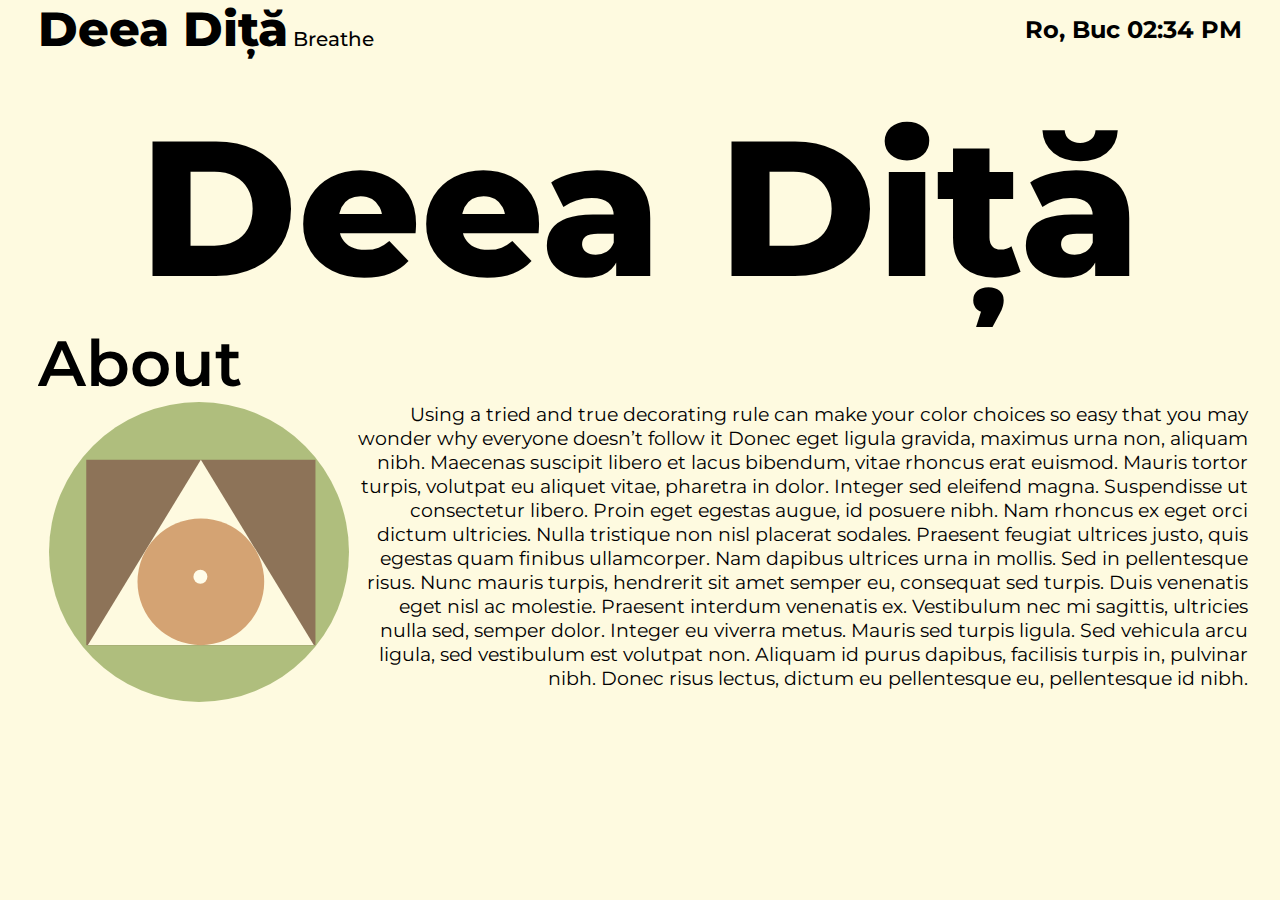
<file: about.html>
<!DOCTYPE html>
<html lang="en">
<head>
  <meta charset="UTF-8">
  <meta name="viewport" content="width=device-width, initial-scale=1.0">
  <link rel="stylesheet" href="about.css">
  <link href="https://fonts.googleapis.com/css2?family=Montserrat:wght@500;600;700;900&display=swap" rel="stylesheet">
  <title>About me</title>
</head>
<body>
<div class="about">

  <div class="navbar">
    <div class="navbar-logo">
      <a href="index.html">Deea Diță</a>
    </div>

    <div class="navbar-settings">
      <h4 id="time"></h4>
    </div> 
  </div>

  <div class="center">
    <h1>Deea Diță</h1>
    <h3>About</h3>
    <p>Using a tried and true decorating rule can make your color choices so easy that you may wonder why everyone doesn’t follow it
      Donec eget ligula gravida, maximus urna non, aliquam nibh. Maecenas suscipit libero et lacus bibendum, vitae rhoncus erat euismod. Mauris tortor turpis, volutpat eu aliquet vitae, pharetra in dolor. Integer sed eleifend magna. Suspendisse ut consectetur libero. Proin eget egestas augue, id posuere nibh. Nam rhoncus ex eget orci dictum ultricies. Nulla tristique non nisl placerat sodales. Praesent feugiat ultrices justo, quis egestas quam finibus ullamcorper.
      
      Nam dapibus ultrices urna in mollis. Sed in pellentesque risus. Nunc mauris turpis, hendrerit sit amet semper eu, consequat sed turpis. Duis venenatis eget nisl ac molestie. Praesent interdum venenatis ex. Vestibulum nec mi sagittis, ultricies nulla sed, semper dolor. Integer eu viverra metus. Mauris sed turpis ligula. Sed vehicula arcu ligula, sed vestibulum est volutpat non. Aliquam id purus dapibus, facilisis turpis in, pulvinar nibh. Donec risus lectus, dictum eu pellentesque eu, pellentesque id nibh.
      </p>
  </div>

  <svg width="322" height="300" viewBox="0 0 322 322" fill="none" xmlns="http://www.w3.org/2000/svg">
    <circle cx="161" cy="161" r="161" fill="#AFBE7D"/>
    <rect x="40" y="62" width="246" height="199" fill="#8D7358"/>
    <path d="M163 62L284.244 260.75H41.7564L163 62Z" fill="#FEFAE0"/>
    <circle cx="163" cy="193" r="68" fill="#D4A373"/>
    <circle cx="162.5" cy="187.5" r="7.5" fill="#FFFCE9"/>
    </svg>
    


</div>
<script src="./js/time.js"></script>
  
</body>
</html>
</file>
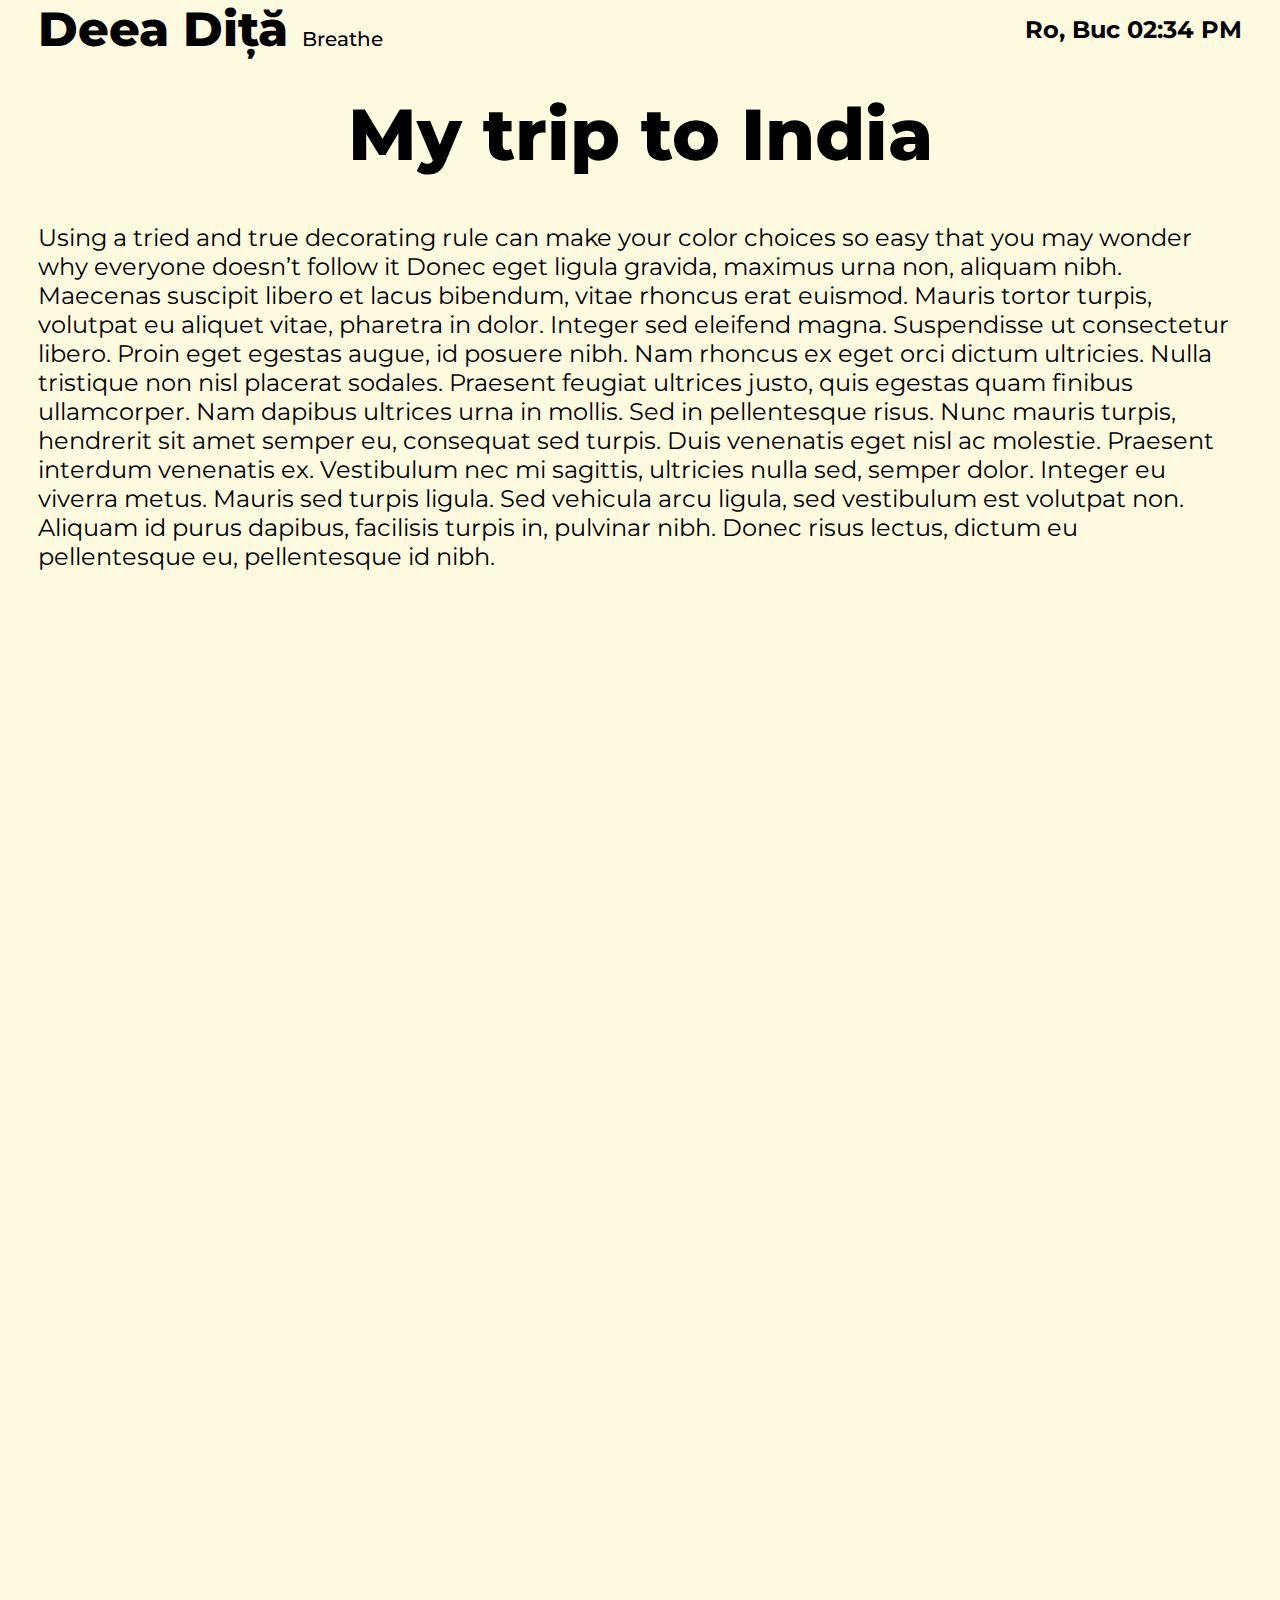
<file: blog.html>
<!DOCTYPE html>
<html lang="en">
<head>
  <meta charset="UTF-8">
  <meta name="viewport" content="width=device-width, initial-scale=1.0">
  <link rel="stylesheet" href="blog.css">
  <link href="https://fonts.googleapis.com/css2?family=Montserrat:wght@500;600;700;900&display=swap" rel="stylesheet">
  <title>about me</title>
</head>
<body>
<div class="blog">

  <div class="navbar">
    <div class="navbar-logo">
      <a href="index.html">Deea Diță
      </a>
    </div>

    <div class="navbar-settings">
      <h4 id="time"></h4>
    </div> 
  </div>

  <div class="center">
    <h1>My trip to India</h1>
    <p>Using a tried and true decorating rule can make your color choices so easy that you may wonder why everyone doesn’t follow it
      Donec eget ligula gravida, maximus urna non, aliquam nibh. Maecenas suscipit libero et lacus bibendum, vitae rhoncus erat euismod. Mauris tortor turpis, volutpat eu aliquet vitae, pharetra in dolor. Integer sed eleifend magna. Suspendisse ut consectetur libero. Proin eget egestas augue, id posuere nibh. Nam rhoncus ex eget orci dictum ultricies. Nulla tristique non nisl placerat sodales. Praesent feugiat ultrices justo, quis egestas quam finibus ullamcorper.
      
      Nam dapibus ultrices urna in mollis. Sed in pellentesque risus. Nunc mauris turpis, hendrerit sit amet semper eu, consequat sed turpis. Duis venenatis eget nisl ac molestie. Praesent interdum venenatis ex. Vestibulum nec mi sagittis, ultricies nulla sed, semper dolor. Integer eu viverra metus. Mauris sed turpis ligula. Sed vehicula arcu ligula, sed vestibulum est volutpat non. Aliquam id purus dapibus, facilisis turpis in, pulvinar nibh. Donec risus lectus, dictum eu pellentesque eu, pellentesque id nibh.
      </p>
  </div>
    


</div>
<script src="./js/time.js"></script>
  
</body>
</html>
</file>
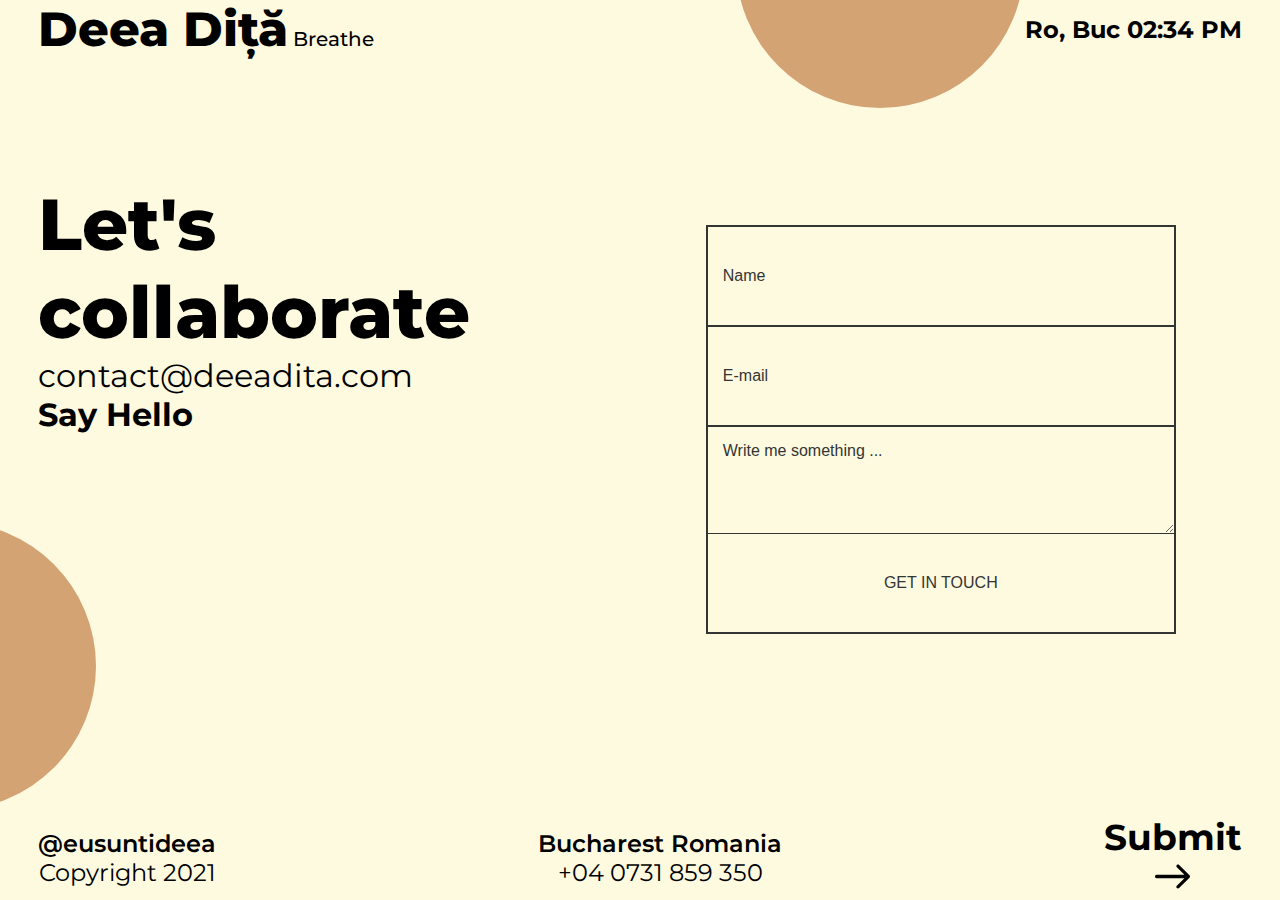
<file: contact.html>
<!DOCTYPE html>
<html lang="en">
<head>
  <meta charset="UTF-8">
  <meta name="viewport" content="width=device-width, initial-scale=1.0">
  <link rel="stylesheet" href="contact.css">
  <link href="https://fonts.googleapis.com/css2?family=Montserrat:wght@500;600;700;900&display=swap" rel="stylesheet">
  <title>Contact me</title>
</head>
<body>
<div class="contact">

  <div class="circle up"></div>
  <div class="circle down"></div>

  <div class="navbar">
    <div class="navbar-logo">
      <a href="index.html">Deea Diță</a>
    </div>

    <div class="navbar-settings">
      <h4 id="time"></h4>
    </div> 
  </div>



  <div class="center">
    <div class="center-left">
      <h1>Let's collaborate</h1>
      <a href="index.html">contact@deeadita.com</a>
      <h3>Say Hello</h3>
    </div>

    <div class="center-right">
      <div class="contactul" data-aos="fade-up"
      data-aos-duration="2000">
        <form id="form" class="topBefore"  method="POST">
          <input id="name" type="text" placeholder="Name" name="name" required>
          <input id="email" type="email" placeholder="E-mail" name="email" required>
          <textarea id="message" type="message" placeholder="Write me something ..." name="message" required></textarea>
          <input id="submit" type="submit" value="GET IN TOUCH">
        </form>
      </div>
    </div>

  </div>

    
    
  <div class="footer">
    <div class="footer-left">
      <a href="#">@eusuntideea</a>
      <p>Copyright 2021</p>
    </div>

    <div class="footer-centre">
      <a href="#">Bucharest Romania</a>
      <p>+04 0731 859 350</p>
    </div>
        
    <div class="footer-right">
      <a href="">
        <h3>Submit</h3>
        <img src="./images/arrow.svg" alt="arrow-right">
      </a>
    </div>    
  </div>


</div>
<script src="./js/time.js"></script>
  
</body>
</html>
</file>
<file: about.css>
* {
  margin: 0;
  padding: 0;
  box-sizing: border-box;
  text-decoration: none;
}

:root {
  --green: #AFBE7D;
  --crem: #FEFAE0;
  --brown: #D4A373;
  --black: black;
}

::-webkit-scrollbar {
  display: none;
}

html {
  scroll-behavior: smooth;
  background: var(--black);
  background: var(--crem);
}

h1,
h2,
h3,
h4,
p,
a{
  font-size: 1.5em;
  font-family: 'Montserrat', sans-serif;
  color: var(--black);
}

.about{
  width: 94vw;
  margin: auto;
  height: 100vh;
  background: var(--crem);
  overflow: hidden;
}

.navbar{
  position: absolute;
  top: 0%;
  width: 94vw;
  display: flex;
  justify-content: space-between;
  align-items: center;
}

.navbar-menu{
  display: flex;
  justify-content: space-between;
}

.navbar-logo a{
  /* position: fixed;
  top: 1vh;
  left: 2.5vw; */
  font-size: 3em;
  font-weight: 800;
}

.navbar-logo a::after{
  content: " Breathe";
  font-size: 20px;
  font-weight: 500;
}

.navbar-settings{
  display: inline-flex;
}


.center h1{
  font-size: 12em;
  font-weight: 800;
  display: flex;
  justify-content: center;
  padding-top: 10vh;
}

.center h3{
  display: inline-flex;
  font-size: 4em;
  font-weight: 600;
}

.center p{
  width: 70vw;
  position: absolute;
  right: 2.5vw;
  text-align: right;
  font-size: 1.2em;
}
</file>
<file: blog.css>
* {
  margin: 0;
  padding: 0;
  box-sizing: border-box;
  text-decoration: none;
}

:root {
  --green: #AFBE7D;
  --crem: #FEFAE0;
  --brown: #D4A373;
  --black: black;
}

::-webkit-scrollbar {
  display: none;
}

html {
  scroll-behavior: smooth;
  background: var(--black);
  background: var(--crem);
}

h1,
h2,
h3,
h4,
p,
a{
  font-size: 1.5em;
  font-family: 'Montserrat', sans-serif;
  color: var(--black);
}

.blog{
  width: 94vw;
  margin: auto;
  height: 200vh;
  background: var(--crem);
  overflow: hidden;
}


.navbar{
  position: absolute;
  top: 0%;
  width: 94vw;
  display: flex;
  justify-content: space-between;
  align-items: center;
}

.navbar-menu{
  display: flex;
  justify-content: space-between;
}

.navbar-logo a{
  font-size: 3em;
  font-weight: 800;
}

.navbar-logo a::after{
  content: " Breathe";
  font-size: 20px;
  font-weight: 500;
}

.settings img{
  padding-right: 10px;
  height: 30px;
}

.center{
  padding-top: 10vh;
  display: flex;
  flex-direction: column;
  justify-content: center;
  align-items: center;

}


.center h1{
  font-size: 4.5em;
  font-weight: 800;
}
.center p{
  padding-top: 5vh;
  text-align: left;
}
</file>
<file: contact.css>
* {
  margin: 0;
  padding: 0;
  box-sizing: border-box;
  text-decoration: none;
}

:root {
  --green: #AFBE7D;
  --crem: #FEFAE0;
  --brown: #D4A373;
  --black: black;
}

::-webkit-scrollbar {
  display: none;
}

html {
  scroll-behavior: smooth;
  background: var(--black);
  background: var(--crem);
}

h1,
h2,
h3,
h4,
p,
a{
  font-size: 1.5em;
  font-family: 'Montserrat', sans-serif;
  color: var(--black);
}

.contact{
  width: 94vw;
  margin: auto;
  height: 100vh;
  background: var(--crem);
  overflow: hidden;
}

.circle{
  z-index: 6;
  border-radius: 50%;
  width: 18em;
  height: 18em;
  background: var(--brown);
  border: 0px solid var(--black);
}

.up{  
  position: absolute;
  top: -20vh;
  right: 20vw;
}

.down{
  position: absolute;
  left: -15vw;
  bottom: 10vh;
}

.navbar{
  position: absolute;
  top: 0%;
  width: 94vw;
  display: flex;
  justify-content: space-between;
  align-items: center;
}

.navbar-menu{
  display: flex;
  justify-content: space-between;
}

.navbar-logo a{
  /* position: fixed;
  top: 1vh;
  left: 2.5vw; */
  font-size: 3em;
  font-weight: 800;
}

.navbar-logo a::after{
  content: " Breathe";
  font-size: 20px;
  font-weight: 500;
}

.navbar-settings{
  display: inline-flex;
}


.center{
  display: grid;
  grid-template-columns: 1fr 1fr;
}

.center-left{
  grid-column: 1/2;
  padding-top: 20vh;
}

.center-left h1{
  font-size: 4.5em;
  font-weight: 800;
}

.center-left a{
  font-size: 2em;
}
.center-left h3{
  font-size: 2em;
}

.center-right{
  grid-column: 2/3;
  padding-top: 25vh;
}











.contactul{
  text-align: center;
  display: inline-block;
  grid-column: 1/2;
  align-items: center;
  justify-content: center;
}

input::-webkit-input-placeholder, textarea::-webkit-input-placeholder {
  color: #aca49c;
  /* font-size: 0.875em; */
}

input:focus::-webkit-input-placeholder, textarea:focus::-webkit-input-placeholder {
  color: #bbb5af;
}

input::-moz-placeholder, textarea::-moz-placeholder {
  color: #a96a2a;
  /* font-size: 0.875em; */
}

input:focus::-moz-placeholder, textarea:focus::-moz-placeholder {
  color: #bbb5af;
}

input::placeholder, textarea::placeholder {
  color: #333533;
  /* font-size: 0.875em; */
}

input:focus::placeholder, textarea:focus:placeholder {
  color: #bbb5af;
}

input::-ms-placeholder, textarea::-ms-placeholder {
  color: #aca49c;
  /* font-size: 0.875em; */
}

input:focus::-ms-placeholder, textarea:focus::-ms-placeholder {
  color: #bbb5af;
}

/* on hover placeholder */

input:hover::-webkit-input-placeholder, textarea:hover::-webkit-input-placeholder {
  color: #333533;
  /* font-size: 0.875em; */
}

input:hover:focus::-webkit-input-placeholder, textarea:hover:focus::-webkit-input-placeholder {
  color: #cbc6c1;
}

input:hover::-moz-placeholder, textarea:hover::-moz-placeholder {
  color: #333533;
  /* font-size: 0.875em; */
}

input:hover:focus::-moz-placeholder, textarea:hover:focus::-moz-placeholder {
  color: #cbc6c1;
}

input:hover::placeholder, textarea:hover::placeholder {
  color: #e2dedb;
  /* font-size: 0.875em; */
}

input:hover:focus::placeholder, textarea:hover:focus::placeholder {
  color: #cbc6c1;
}

input:hover::placeholder, textarea:hover::placeholder {
  color: #e2dedb;
  /* font-size: 0.875em; */
}

input:hover:focus::-ms-placeholder, textarea:hover:focus:-ms-placeholder {
  color: #cbc6c1;
}

input {
  font-size: 1em;
  width: 470px;
  height: 100px;
  padding: 0px 15px 0px 15px;
  
  background: var(--crem);
  outline: none;
  color: #726659;
  
  border: solid 2px #333533;
  border-bottom: none;
  
  transition: all 0.3s ease-in-out;
  -webkit-transition: all 0.3s ease-in-out;
  -moz-transition: all 0.3s ease-in-out;
  -ms-transition: all 0.3s ease-in-out;
}

input:hover {
  background: var(--crem);
  color: #e2dedb;
}

textarea {
  width: 470px;
  max-width: 470px;
  height: 110px;
  max-height: 110px;
  padding: 15px;
  
  background: var(--crem);
  outline: none;
  
  color: #726659;
  font-family: 'Lato', sans-serif;
  font-size: 1em;
  
  border: solid 2px #333533;
  
  transition: all 0.3s ease-in-out;
  -webkit-transition: all 0.3s ease-in-out;
  -moz-transition: all 0.3s ease-in-out;
  -ms-transition: all 0.3s ease-in-out;
}

textarea:hover {
  background: var(--crem);
  color: #333533;
}

#submit {
  width: 470px;
  
  padding: 0;
  margin: -5px 0px 0px 0px;
  /* font-size: 0.875em; */
  color: #333533;
  
  outline:none;
  cursor: pointer;
  
  border: solid 2px #333533;
  border-top: none;
}

#submit:hover {
  color: #e2dedb;
}





.footer{
  width: 94vw;
  position: absolute;
  bottom: 0;
  display: flex;
  justify-content: space-between;
  align-items: center;
}

.footer a{
  font-size: 1.5em;
  font-weight: 600;
}

.footer-right{
  display: inline-flex;
}

.footer-right img{
  height: 35px;
}

.footer{
  text-align: center;
}
</file>
